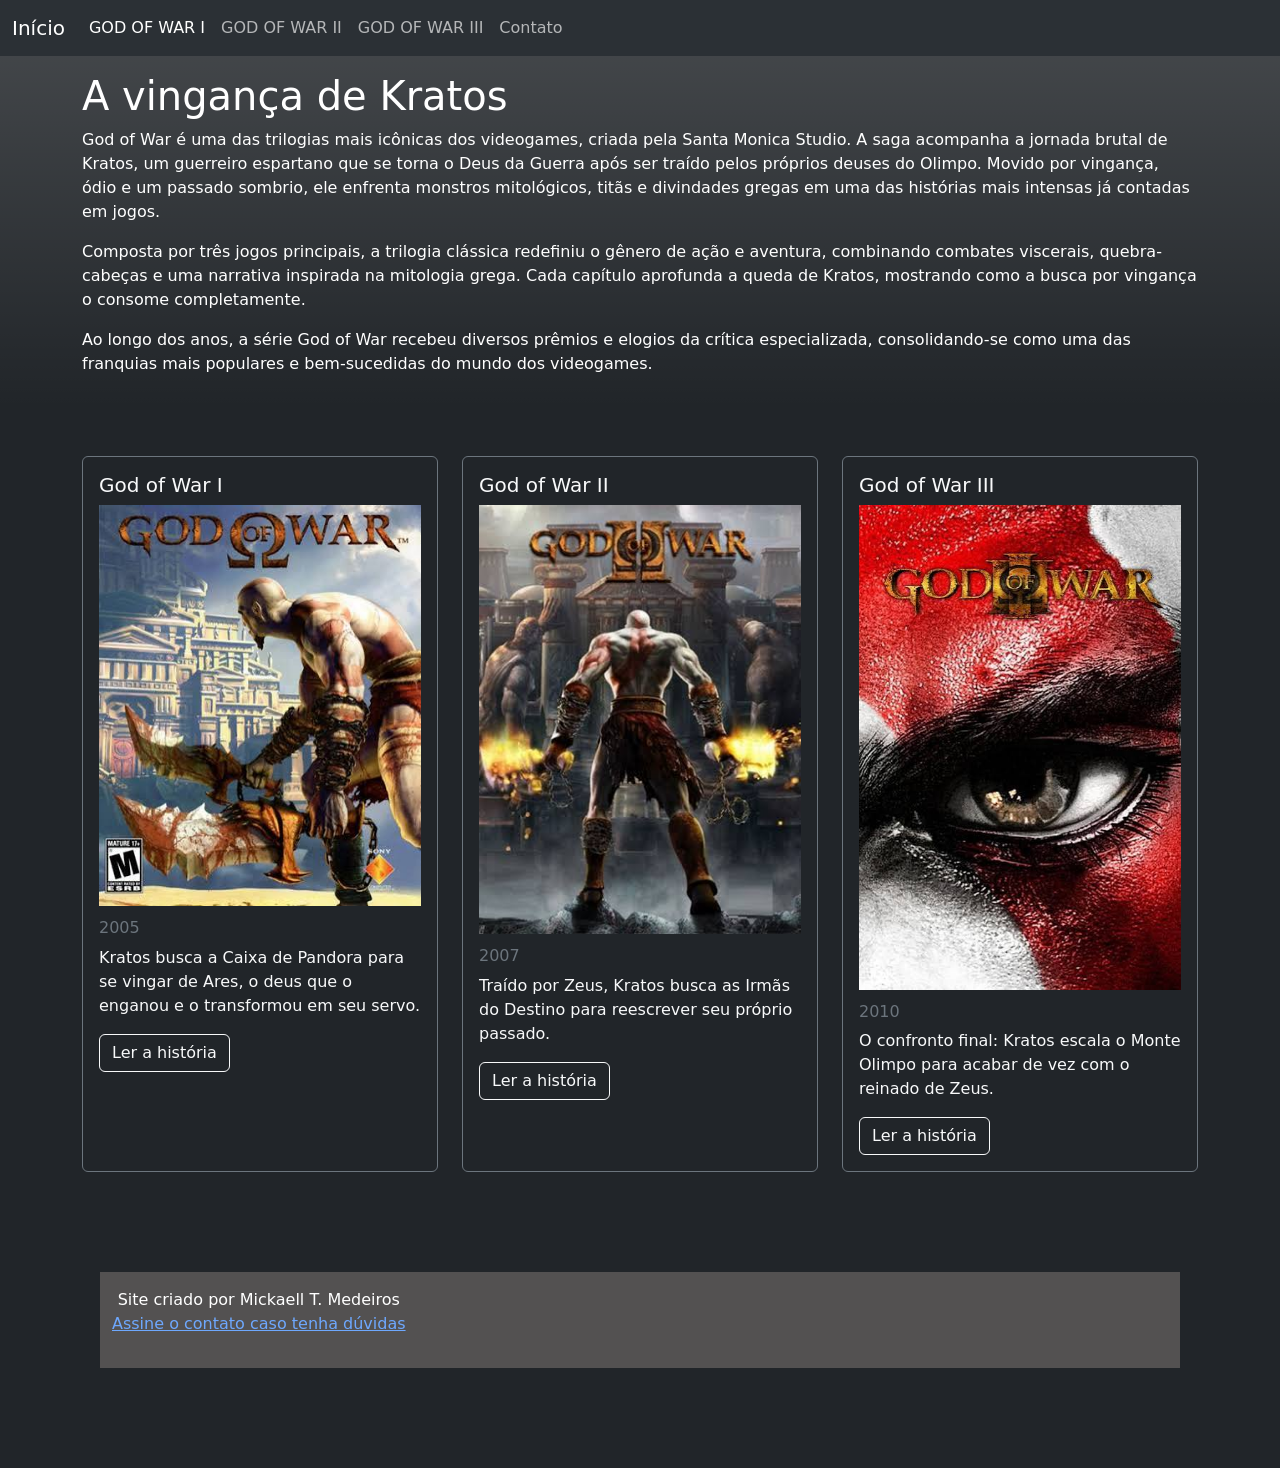
<file: index.html>
<!doctype html>
<html lang="en" data-bs-theme="dark">
  <head>
    <meta charset="UTF-8" />
    <meta name="viewport" content="width=device-width, initial-scale=1.0" />
    <title>INICIO</title>
    <link
      href="https://cdn.jsdelivr.net/npm/bootstrap@5.3.3/dist/css/bootstrap.min.css"
      rel="stylesheet"
    />
    <link rel="stylesheet" href="CSS/style.css" />
  </head>

  <body>
    <header class="menu">
      <nav class="navbar navbar-expand-lg bg-body-tertiary">
        <div class="container-fluid">
          <a class="navbar-brand" href="index.html">Início</a>
          <button
            class="navbar-toggler"
            type="button"
            data-bs-toggle="collapse"
            data-bs-target="#navbarText"
            aria-controls="navbarText"
            aria-expanded="false"
            aria-label="Toggle navigation"
          >
            <span class="navbar-toggler-icon"></span>
          </button>
          <div class="collapse navbar-collapse" id="navbarText">
            <ul class="navbar-nav me-auto mb-2 mb-lg-0">
              <li class="nav-item">
                <a class="nav-link active" aria-current="page" href="god-1.html"
                  >GOD OF WAR I</a
                >
              </li>
              <li class="nav-item">
                <a class="nav-link" href="god-2.html">GOD OF WAR II</a>
              </li>
              <li class="nav-item">
                <a class="nav-link" href="god-3.html">GOD OF WAR III</a>
              </li>
              <li class="nav-item">
                <a class="nav-link" href="contato.html">Contato</a>
              </li>
            </ul>
          </div>
        </div>
      </nav>
    </header>
    <main>
      <div class="p-3 mb-2 bg-dark bg-gradient text-body">
        <div class="container" class="pin">
          <h1 class="color">A vingança de Kratos</h1>
          <p class="color">
            God of War é uma das trilogias mais icônicas dos videogames, criada
            pela Santa Monica Studio. A saga acompanha a jornada brutal de
            Kratos, um guerreiro espartano que se torna o Deus da Guerra após
            ser traído pelos próprios deuses do Olimpo. Movido por vingança,
            ódio e um passado sombrio, ele enfrenta monstros mitológicos, titãs
            e divindades gregas em uma das histórias mais intensas já contadas
            em jogos.
          </p>
          <p class="color">
            Composta por três jogos principais, a trilogia clássica redefiniu o
            gênero de ação e aventura, combinando combates viscerais,
            quebra-cabeças e uma narrativa inspirada na mitologia grega. Cada
            capítulo aprofunda a queda de Kratos, mostrando como a busca por
            vingança o consome completamente.
          </p>
          <p class="color">
            Ao longo dos anos, a série God of War recebeu diversos prêmios e
            elogios da crítica especializada, consolidando-se como uma das
            franquias mais populares e bem-sucedidas do mundo dos videogames.
          </p>
        </div>
      </div>
    </main>
    <div class="container my-5">
  <div class="row g-4">
    <div class="col-md-4">
      <div class="card bg-dark text-light h-100 border-secondary">
        <div class="card-body">
          <h5 class="card-title">God of War I</h5>
          <img src="img/god1.jpg" alt="Imagem do jogo God of War" class="img-fluid mb-3" />
          <h6 class="card-subtitle mb-2 text-secondary">2005</h6>
          <p class="card-text">
            Kratos busca a Caixa de Pandora para se vingar de Ares,
            o deus que o enganou e o transformou em seu servo.
          </p>
          <a href="god-1.html" class="btn btn-outline-light">Ler a história</a>
        </div>
      </div>
    </div>
    <div class="col-md-4">
      <div class="card bg-dark text-light h-100 border-secondary">
        <div class="card-body">
          <h5 class="card-title">God of War II</h5>
          <img src="img/god2.jpg" alt="Imagem do jogo God of War" class="img-fluid mb-3" />
          <h6 class="card-subtitle mb-2 text-secondary">2007</h6>
          <p class="card-text">
            Traído por Zeus, Kratos busca as Irmãs do Destino
            para reescrever seu próprio passado.
          </p>
          <a href="god-2.html" class="btn btn-outline-light">Ler a história</a>
        </div>
      </div>
    </div>
    <div class="col-md-4">
      <div class="card bg-dark text-light h-100 border-secondary">
        <div class="card-body">
          <h5 class="card-title">God of War III</h5>
          <img src="img/god3.jpg" alt="Imagem do jogo God of War" class="img-fluid mb-3" />
          <h6 class="card-subtitle mb-2 text-secondary">2010</h6>
          <p class="card-text">
            O confronto final: Kratos escala o Monte Olimpo
            para acabar de vez com o reinado de Zeus.
          </p>
          <a href="god-3.html" class="btn btn-outline-light">Ler a história</a>
        </div>
      </div>
    </div>
  </div>
</div>
    <footer>
      <div class="container d-flex flex-wrap justify-content-between gap-2">
        <p>
          Site criado por Mickaell T. Medeiros <br />
          <a href="contato.html">Assine o contato caso tenha dúvidas</a>
        </p>
      </div>
    </footer>
    <script
      src="https://cdn.jsdelivr.net/npm/bootstrap@5.3.8/dist/js/bootstrap.bundle.min.js"
      integrity="sha384-FKyoEForCGlyvwx9Hj09JcYn3nv7wiPVlz7YYwJrWVcXK/BmnVDxM+D2scQbITxI"
      crossorigin="anonymous"
    ></script>
  </body>
</html>
</file>
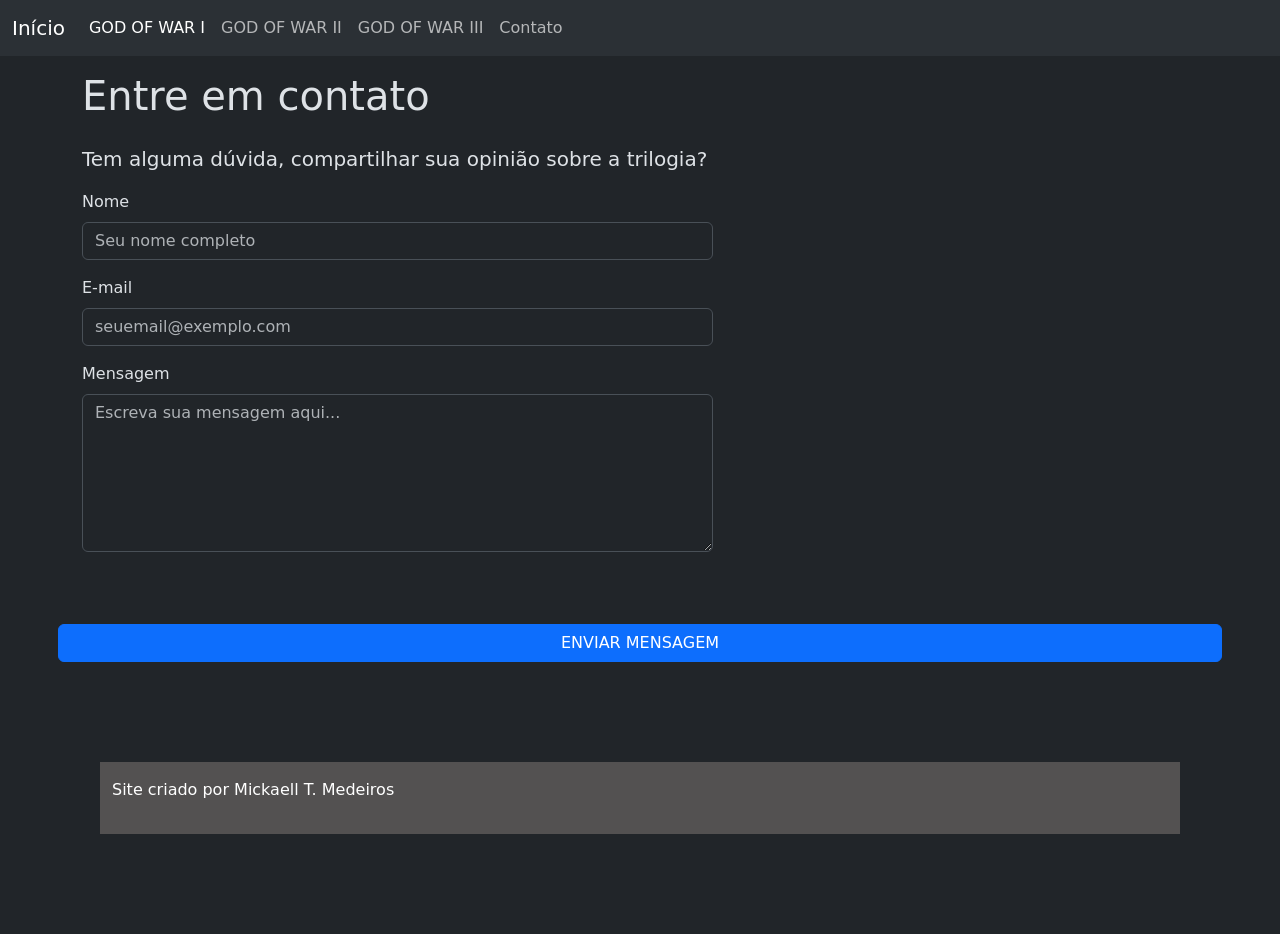
<file: contato.html>
<!doctype html>
<html lang="pt-BR" data-bs-theme="dark">
  <head>
    <meta charset="UTF-8" />
    <meta name="viewport" content="width=device-width, initial-scale=1.0" />
    <title>Contato</title>
    <link
      href="https://cdnjs.cloudflare.com/ajax/libs/bootstrap/5.3.3/css/bootstrap.min.css"
      rel="stylesheet"
    />
    <link rel="stylesheet" href="CSS/style.css" />
  </head>
  <body>
    <nav class="navbar navbar-expand-lg bg-body-tertiary">
      <div class="container-fluid">
        <a class="navbar-brand" href="index.html">Início</a>
        <button
          class="navbar-toggler"
          type="button"
          data-bs-toggle="collapse"
          data-bs-target="#navbarText"
          aria-controls="navbarText"
          aria-expanded="false"
          aria-label="Toggle navigation"
        >
          <span class="navbar-toggler-icon"></span>
        </button>
        <div class="collapse navbar-collapse" id="navbarText">
          <ul class="navbar-nav me-auto mb-2 mb-lg-0">
            <li class="nav-item">
              <a class="nav-link active" aria-current="page" href="god-1.html"
                >GOD OF WAR I</a
              >
            </li>
            <li class="nav-item">
              <a class="nav-link" href="god-2.html">GOD OF WAR II</a>
            </li>
            <li class="nav-item">
              <a class="nav-link" href="god-3.html">GOD OF WAR III</a>
            </li>
            <li class="nav-item">
              <a class="nav-link" href="contato.html">Contato</a>
            </li>
          </ul>
        </div>
      </div>
    </nav>

    <header class="hero hero-index" class="menu">
      <div class="container">
        <div class="hero-label mb-3"></div>
        <h1 class="mb-4">Entre em contato</h1>
        <p class="lead">
          Tem alguma dúvida, compartilhar sua opinião sobre a
          trilogia?
        </p>
      </div>
    </header>

    <section class="section">
      <div class="container">
        <div class="row g-5">
          <div class="col-lg-7">
            <form>
              <div class="mb-3">
                <label for="nome" class="form-label">Nome</label>
                <input
                  type="text"
                  class="form-control"
                  id="nome"
                  placeholder="Seu nome completo"
                  required
                />
              </div>

              <div class="mb-3">
                <label for="email" class="form-label">E-mail</label>
                <input
                  type="email"
                  class="form-control"
                  id="email"
                  placeholder="seuemail@exemplo.com"
                  required
                />
              </div>
              <div class="mb-4">
                <label for="mensagem" class="form-label">Mensagem</label>
                <textarea
                  class="form-control"
                  id="mensagem"
                  rows="6"
                  placeholder="Escreva sua mensagem aqui..."
                  required
                ></textarea>
              </div>
            </form>
          </div>
          
          <input class="btn btn-primary" type="submit" value="ENVIAR MENSAGEM">
    </section>

    <footer>
      <div class="container d-flex flex-wrap justify-content-between gap-2">
        <p>Site criado por Mickaell T. Medeiros </p>
      </div>
    </footer>

    <script src='JS/script.js'></script>
    <script src="https://cdnjs.cloudflare.com/ajax/libs/bootstrap/5.3.3/js/bootstrap.bundle.min.js"></script>
  </body>
</html>
</file>
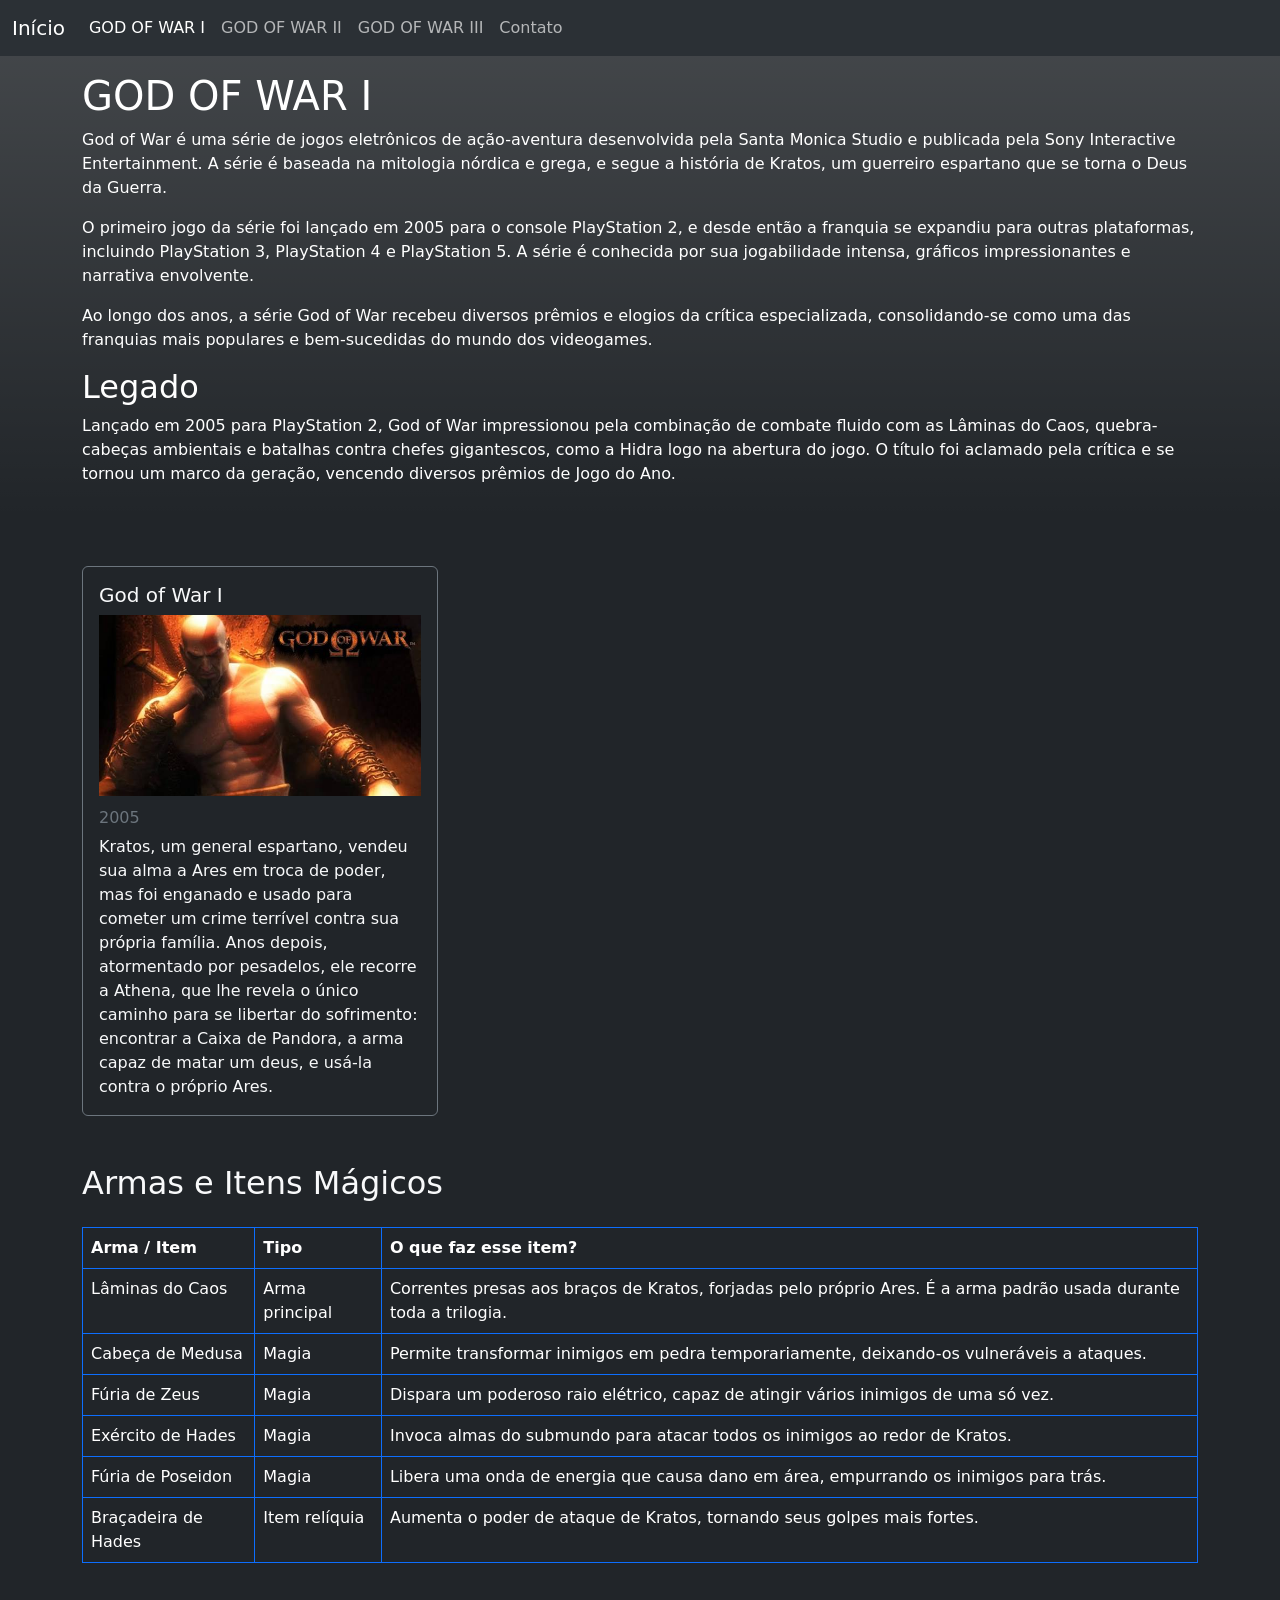
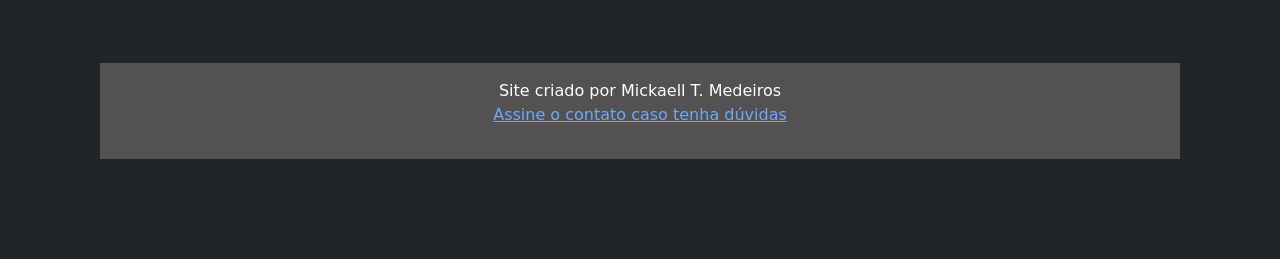
<file: god-1.html>
<!doctype html>
<html lang="en" data-bs-theme="dark">
  <head>
    <meta charset="UTF-8" />
    <meta name="viewport" content="width=device-width, initial-scale=1.0" />
    <title>GOD OF WAR</title>
    <link
      href="https://cdn.jsdelivr.net/npm/bootstrap@5.3.3/dist/css/bootstrap.min.css"
      rel="stylesheet"
    />
    <link rel="stylesheet" href="CSS/style.css" />
  </head>
  <body>
    <header class="menu">
      <nav class="navbar navbar-expand-lg bg-body-tertiary">
        <div class="container-fluid">
          <a class="navbar-brand" href="index.html">Início</a>
          <button
            class="navbar-toggler"
            type="button"
            data-bs-toggle="collapse"
            data-bs-target="#navbarText"
            aria-controls="navbarText"
            aria-expanded="false"
            aria-label="Toggle navigation"
          >
            <span class="navbar-toggler-icon"></span>
          </button>
          <div class="collapse navbar-collapse" id="navbarText">
            <ul class="navbar-nav me-auto mb-2 mb-lg-0">
              <li class="nav-item">
                <a class="nav-link active" aria-current="page" href="god-1.html"
                  >GOD OF WAR I</a
                >
              </li>
              <li class="nav-item">
                <a class="nav-link" href="god-2.html">GOD OF WAR II</a>
              </li>
              <li class="nav-item">
                <a class="nav-link" href="god-3.html">GOD OF WAR III</a>
              </li>
              <li class="nav-item">
                <a class="nav-link" href="contato.html">Contato</a>
              </li>
            </ul>
          </div>
        </div>
      </nav>
    </header>
    <main>
      <div class="p-3 mb-2 bg-dark bg-gradient text-body">
        <div class="container" class="pin">
          <h1 class="color">GOD OF WAR I</h1>
          <p class="color">
            God of War é uma série de jogos eletrônicos de ação-aventura
            desenvolvida pela Santa Monica Studio e publicada pela Sony
            Interactive Entertainment. A série é baseada na mitologia nórdica e
            grega, e segue a história de Kratos, um guerreiro espartano que se
            torna o Deus da Guerra.
          </p>
          <p class="color">
            O primeiro jogo da série foi lançado em 2005 para o console
            PlayStation 2, e desde então a franquia se expandiu para outras
            plataformas, incluindo PlayStation 3, PlayStation 4 e PlayStation 5.
            A série é conhecida por sua jogabilidade intensa, gráficos
            impressionantes e narrativa envolvente.
          </p>
          <p class="color">
            Ao longo dos anos, a série God of War recebeu diversos prêmios e
            elogios da crítica especializada, consolidando-se como uma das
            franquias mais populares e bem-sucedidas do mundo dos videogames.
          </p>
          <h2 class="color">Legado</h2>
          <p class="color">
            Lançado em 2005 para PlayStation 2, God of War impressionou pela
            combinação de combate fluido com as Lâminas do Caos, quebra-cabeças
            ambientais e batalhas contra chefes gigantescos, como a Hidra logo
            na abertura do jogo. O título foi aclamado pela crítica e se tornou
            um marco da geração, vencendo diversos prêmios de Jogo do Ano.
          </p>
        </div>
      </div>
      <div class="container my-5" class="t">
        <div class="row g-4">
          <div class="col-md-4">
            <div class="card bg-dark text-light h-100 border-secondary">
              <div class="card-body">
                <h5 class="card-title">God of War I</h5>
                <img
                  src="img/god1(2).jpg"
                  alt="Imagem do jogo God of War"
                  class="img-fluid mb-3"
                />
                <h6 class="card-subtitle mb-2 text-secondary">2005</h6>
                <p class="card-text">
                  Kratos, um general espartano, vendeu sua alma a Ares em troca
                  de poder, mas foi enganado e usado para cometer um crime
                  terrível contra sua própria família. Anos depois, atormentado
                  por pesadelos, ele recorre a Athena, que lhe revela o único
                  caminho para se libertar do sofrimento: encontrar a Caixa de
                  Pandora, a arma capaz de matar um deus, e usá-la contra o
                  próprio Ares.
                </p>
              </div>
            </div>
          </div>
        </div>
      </div>
      <div class="container my-5" class="t">
        <h2 class="text-light mb-4">Armas e Itens Mágicos</h2>
        <table
           class="table table-bordered border-primary"
        >
          <thead>
            <tr>
              <th>Arma / Item</th>
              <th>Tipo</th>
              <th>O que faz esse item?</th>
            </tr>
          </thead>
          <tbody>
            <tr>
              <td>Lâminas do Caos</td>
              <td>Arma principal</td>
              <td>
                Correntes presas aos braços de Kratos, forjadas pelo próprio
                Ares. É a arma padrão usada durante toda a trilogia.
              </td>
            </tr>
            <tr>
              <td>Cabeça de Medusa</td>
              <td>Magia</td>
              <td>
                Permite transformar inimigos em pedra temporariamente,
                deixando-os vulneráveis a ataques.
              </td>
            </tr>
            <tr>
              <td>Fúria de Zeus</td>
              <td>Magia</td>
              <td>
                Dispara um poderoso raio elétrico, capaz de atingir vários
                inimigos de uma só vez.
              </td>
            </tr>
            <tr>
              <td>Exército de Hades</td>
              <td>Magia</td>
              <td>
                Invoca almas do submundo para atacar todos os inimigos ao redor
                de Kratos.
              </td>
            </tr>
            <tr>
              <td>Fúria de Poseidon</td>
              <td>Magia</td>
              <td>
                Libera uma onda de energia que causa dano em área, empurrando os
                inimigos para trás.
              </td>
            </tr>
            <tr>
              <td>Braçadeira de Hades</td>
              <td>Item relíquia</td>
              <td>
                Aumenta o poder de ataque de Kratos, tornando seus golpes mais
                fortes.
              </td>
            </tr>
          </tbody>
        </table>
      </div>
    </main>
      <footer>
       <div class="container d-flex flex-wrap justify-content-between gap-2"></div>
        <p>
          Site criado por Mickaell T. Medeiros <br />
          <a href="contato.html">Assine o contato caso tenha dúvidas</a>
        </p>
       </div>
      </footer>
    </div>
    <script
      src="https://cdn.jsdelivr.net/npm/bootstrap@5.3.8/dist/js/bootstrap.bundle.min.js"
      integrity="sha384-FKyoEForCGlyvwx9Hj09JcYn3nv7wiPVlz7YYwJrWVcXK/BmnVDxM+D2scQbITxI"
      crossorigin="anonymous"
    ></script>
  </body>
</html>
</file>
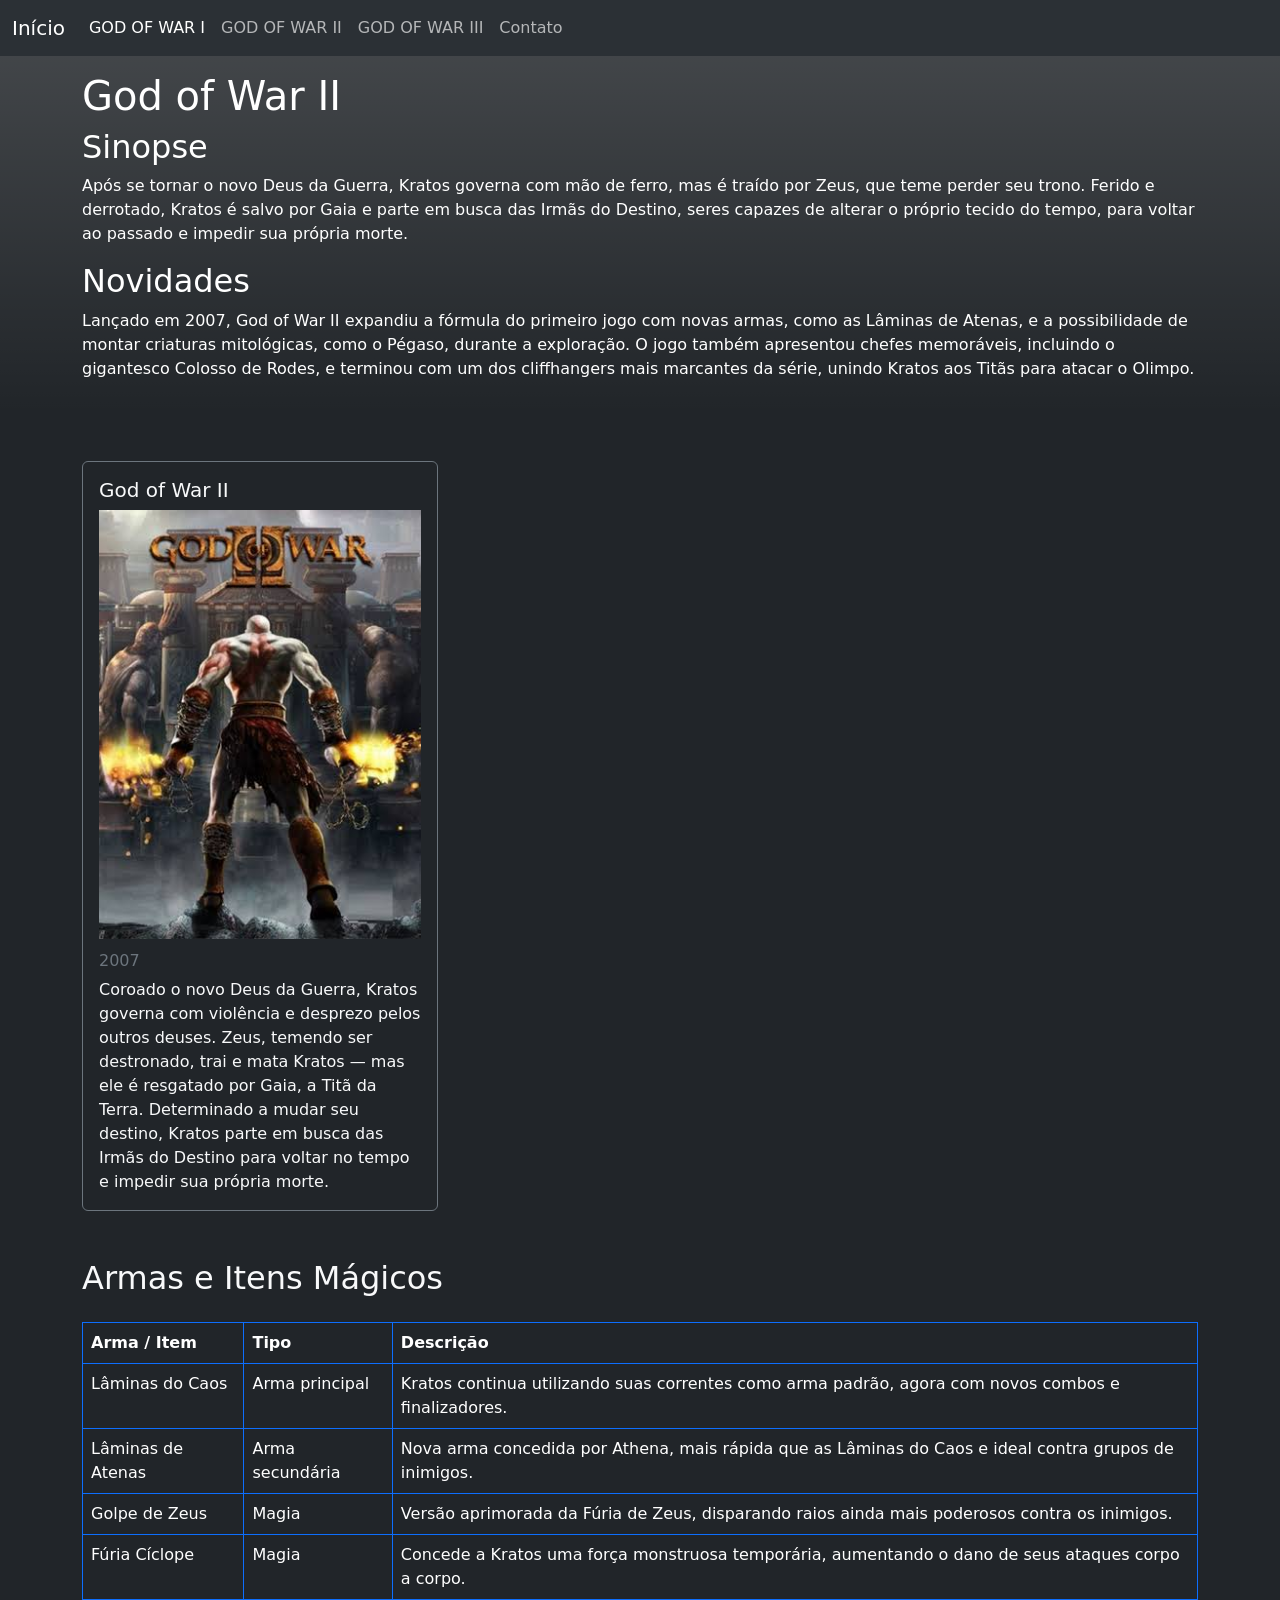
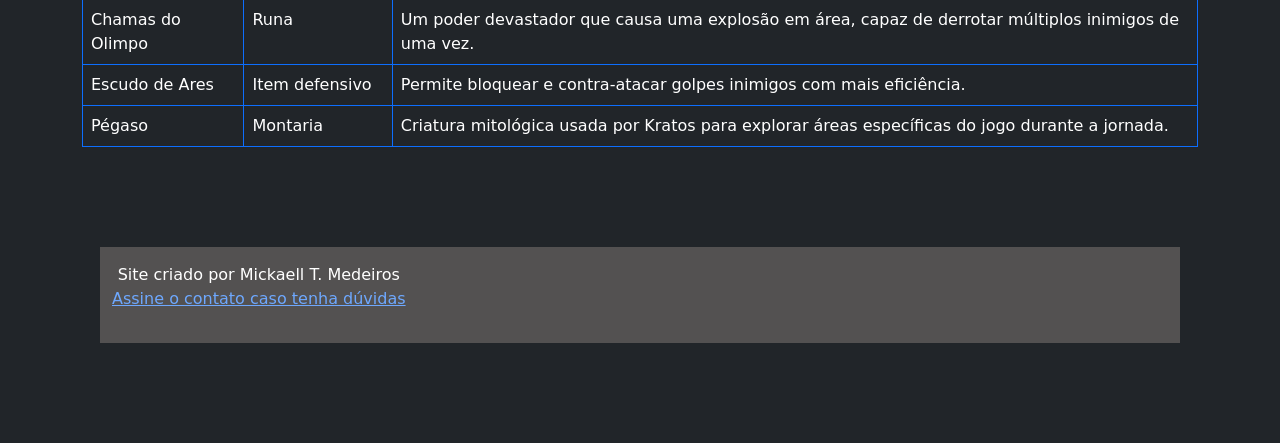
<file: god-2.html>
<!doctype html>
<html lang="en" data-bs-theme="dark">
  <head>
    <meta charset="UTF-8" />
    <meta name="viewport" content="width=device-width, initial-scale=1.0" />
    <title>GOD OF WAR II</title>
    <link
      href="https://cdn.jsdelivr.net/npm/bootstrap@5.3.3/dist/css/bootstrap.min.css"
      rel="stylesheet"
    />
    <link rel="stylesheet" href="CSS/style.css" />
  </head>
  <body>
    <header class="menu">
      <nav class="navbar navbar-expand-lg bg-body-tertiary">
        <div class="container-fluid">
          <a class="navbar-brand" href="index.html">Início</a>
          <button
            class="navbar-toggler"
            type="button"
            data-bs-toggle="collapse"
            data-bs-target="#navbarText"
            aria-controls="navbarText"
            aria-expanded="false"
            aria-label="Toggle navigation"
          >
            <span class="navbar-toggler-icon"></span>
          </button>
          <div class="collapse navbar-collapse" id="navbarText">
            <ul class="navbar-nav me-auto mb-2 mb-lg-0">
              <li class="nav-item">
                <a class="nav-link active" aria-current="page" href="god-1.html"
                  >GOD OF WAR I</a
                >
              </li>
              <li class="nav-item">
                <a class="nav-link" href="god-2.html">GOD OF WAR II</a>
              </li>
              <li class="nav-item">
                <a class="nav-link" href="god-3.html">GOD OF WAR III</a>
              </li>
              <li class="nav-item">
                <a class="nav-link" href="contato.html">Contato</a>
              </li>
            </ul>
          </div>
        </div>
      </nav>
    </header>
    <main>
      <div class="p-3 mb-2 bg-dark bg-gradient text-body">
        <div class="container" class="pin">
          <h1 class="color">God of War II</h1>
          <h2 class="color">Sinopse</h2>
          <p class="color">
            Após se tornar o novo Deus da Guerra, Kratos governa com mão de
            ferro, mas é traído por Zeus, que teme perder seu trono. Ferido e
            derrotado, Kratos é salvo por Gaia e parte em busca das Irmãs do
            Destino, seres capazes de alterar o próprio tecido do tempo, para
            voltar ao passado e impedir sua própria morte.
          </p>
          <h2 class="color">Novidades</h2>
          <p class="color">
            Lançado em 2007, God of War II expandiu a fórmula do primeiro jogo
            com novas armas, como as Lâminas de Atenas, e a possibilidade de
            montar criaturas mitológicas, como o Pégaso, durante a exploração. O
            jogo também apresentou chefes memoráveis, incluindo o gigantesco
            Colosso de Rodes, e terminou com um dos cliffhangers mais marcantes
            da série, unindo Kratos aos Titãs para atacar o Olimpo.
          </p>
        </div>
      </div>

      <div class="container my-5">
        <div class="row g-4">
          <div class="col-md-4">
            <div class="card bg-dark text-light h-100 border-secondary">
              <div class="card-body">
                <h5 class="card-title">God of War II</h5>
                <img
                  src="img/god2.jpg"
                  alt="Imagem do jogo God of War"
                  class="img-fluid mb-3"
                />
                <h6 class="card-subtitle mb-2 text-secondary">2007</h6>
                <p class="card-text">
                  Coroado o novo Deus da Guerra, Kratos governa com violência e
                  desprezo pelos outros deuses. Zeus, temendo ser destronado,
                  trai e mata Kratos — mas ele é resgatado por Gaia, a Titã da
                  Terra. Determinado a mudar seu destino, Kratos parte em busca
                  das Irmãs do Destino para voltar no tempo e impedir sua
                  própria morte.
                </p>
              </div>
            </div>
          </div>
        </div>
      </div>
      <div class="container my-5" class="t">
        <h2 class="text-light mb-4">Armas e Itens Mágicos</h2>
        <table
           class="table table-bordered border-primary"
        >
          <thead>
            <tr>
              <th>Arma / Item</th>
              <th>Tipo</th>
              <th>Descrição</th>
            </tr>
          </thead>
          <tbody>
            <tr>
              <td>Lâminas do Caos</td>
              <td>Arma principal</td>
              <td>
                Kratos continua utilizando suas correntes como arma padrão,
                agora com novos combos e finalizadores.
              </td>
            </tr>
            <tr>
              <td>Lâminas de Atenas</td>
              <td>Arma secundária</td>
              <td>
                Nova arma concedida por Athena, mais rápida que as Lâminas do
                Caos e ideal contra grupos de inimigos.
              </td>
            </tr>
            <tr>
              <td>Golpe de Zeus</td>
              <td>Magia</td>
              <td>
                Versão aprimorada da Fúria de Zeus, disparando raios ainda mais
                poderosos contra os inimigos.
              </td>
            </tr>
            <tr>
              <td>Fúria Cíclope</td>
              <td>Magia</td>
              <td>
                Concede a Kratos uma força monstruosa temporária, aumentando o
                dano de seus ataques corpo a corpo.
              </td>
            </tr>
            <tr>
              <td>Chamas do Olimpo</td>
              <td>Runa</td>
              <td>
                Um poder devastador que causa uma explosão em área, capaz de
                derrotar múltiplos inimigos de uma vez.
              </td>
            </tr>
            <tr>
              <td>Escudo de Ares</td>
              <td>Item defensivo</td>
              <td>
                Permite bloquear e contra-atacar golpes inimigos com mais
                eficiência.
              </td>
            </tr>
            <tr>
              <td>Pégaso</td>
              <td>Montaria</td>
              <td>
                Criatura mitológica usada por Kratos para explorar áreas
                específicas do jogo durante a jornada.
              </td>
            </tr>
          </tbody>
        </table>
      </div>
    </main>
    <footer>
      <div class="container d-flex flex-wrap justify-content-between gap-2">
        <p>
          Site criado por Mickaell T. Medeiros <br />
          <a href="contato.html">Assine o contato caso tenha dúvidas</a>
        </p>
      </div>
    </footer>
    <script
      src="https://cdn.jsdelivr.net/npm/bootstrap@5.3.8/dist/js/bootstrap.bundle.min.js"
      integrity="sha384-FKyoEForCGlyvwx9Hj09JcYn3nv7wiPVlz7YYwJrWVcXK/BmnVDxM+D2scQbITxI"
      crossorigin="anonymous"
    ></script>
  </body>
</html>
</file>
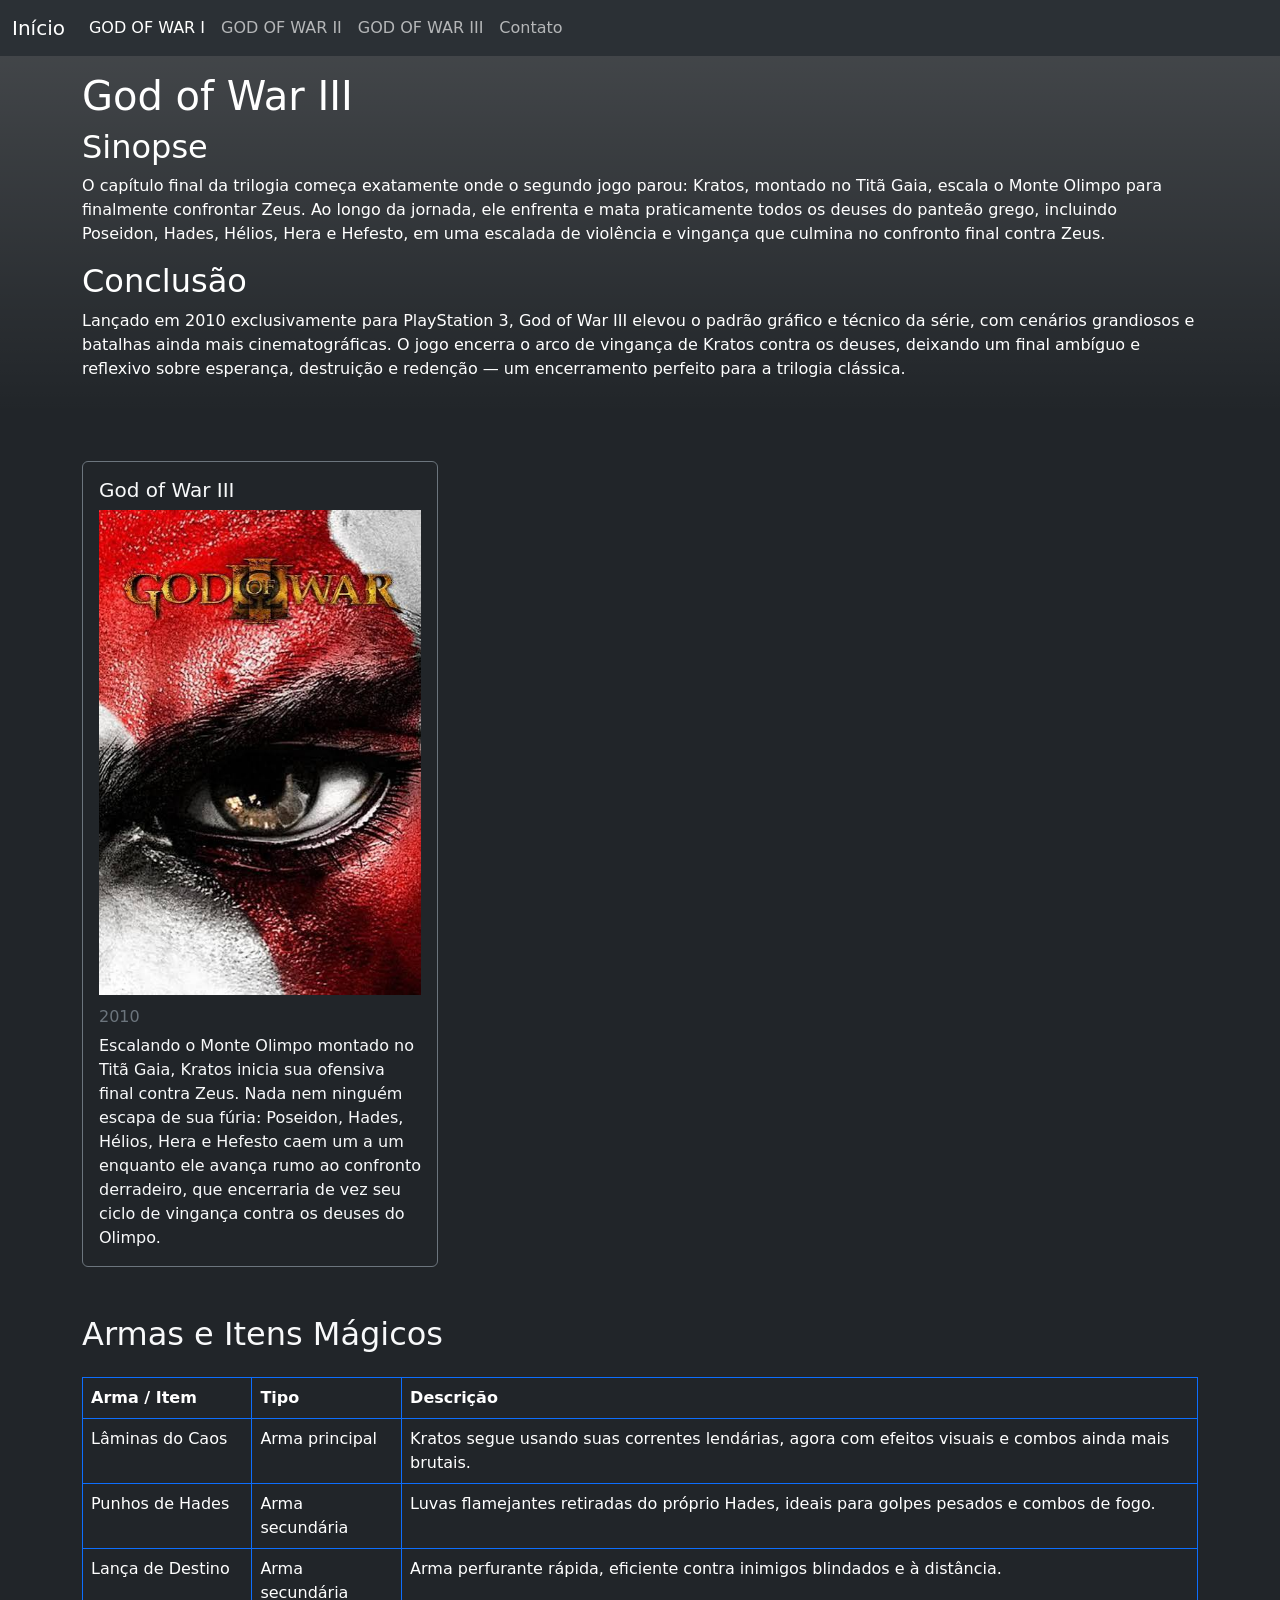
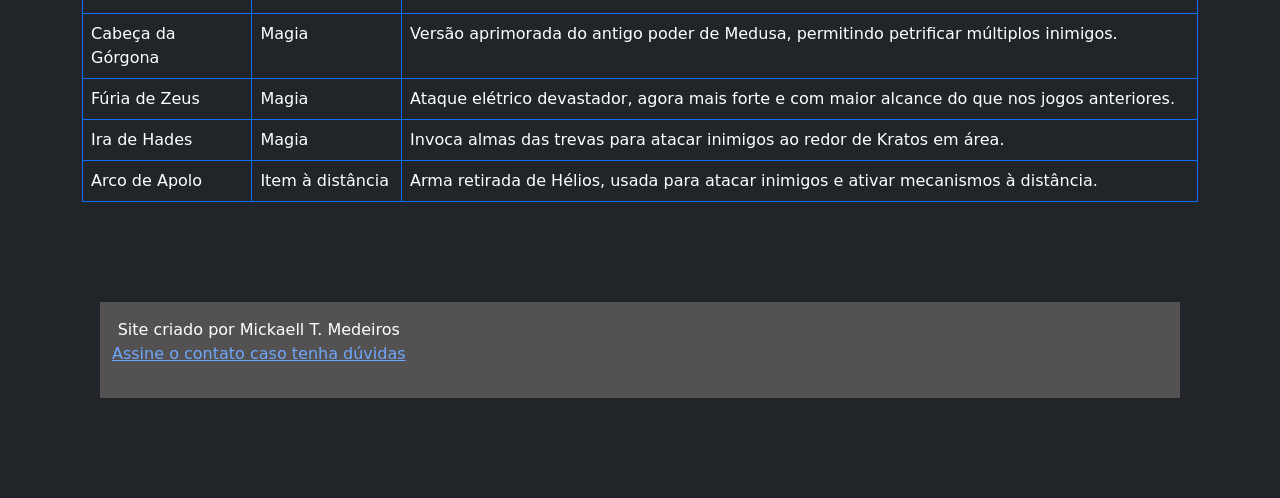
<file: god-3.html>
<!doctype html>
<html lang="en" data-bs-theme="dark">
  <head>
    <meta charset="UTF-8" />
    <meta name="viewport" content="width=device-width, initial-scale=1.0" />
    <title>GOD OF WAR III</title>
    <link
      href="https://cdn.jsdelivr.net/npm/bootstrap@5.3.3/dist/css/bootstrap.min.css"
      rel="stylesheet"
    />
    <link rel="stylesheet" href="CSS/style.css" />
  </head>
  <body>
    <header class="menu">
      <nav class="navbar navbar-expand-lg bg-body-tertiary">
        <div class="container-fluid">
          <a class="navbar-brand" href="index.html">Início</a>
          <button
            class="navbar-toggler"
            type="button"
            data-bs-toggle="collapse"
            data-bs-target="#navbarText"
            aria-controls="navbarText"
            aria-expanded="false"
            aria-label="Toggle navigation"
          >
            <span class="navbar-toggler-icon"></span>
          </button>
          <div class="collapse navbar-collapse" id="navbarText">
            <ul class="navbar-nav me-auto mb-2 mb-lg-0">
              <li class="nav-item">
                <a class="nav-link active" aria-current="page" href="god-1.html"
                  >GOD OF WAR I</a
                >
              </li>
              <li class="nav-item">
                <a class="nav-link" href="god-2.html">GOD OF WAR II</a>
              </li>
              <li class="nav-item">
                <a class="nav-link" href="god-3.html">GOD OF WAR III</a>
              </li>
              <li class="nav-item">
                <a class="nav-link" href="contato.html">Contato</a>
              </li>
            </ul>
          </div>
        </div>
      </nav>
    </header>
    <main>
      <div class="p-3 mb-2 bg-dark bg-gradient text-body">
        <div class="container" class="pin" class="color">
          <h1 class="color">God of War III</h1>
          <h2 class="color">Sinopse</h2>
          <p class="color">
            O capítulo final da trilogia começa exatamente onde o segundo jogo
            parou: Kratos, montado no Titã Gaia, escala o Monte Olimpo para
            finalmente confrontar Zeus. Ao longo da jornada, ele enfrenta e mata
            praticamente todos os deuses do panteão grego, incluindo Poseidon,
            Hades, Hélios, Hera e Hefesto, em uma escalada de violência e
            vingança que culmina no confronto final contra Zeus.
          </p>
          <h2 class="color">Conclusão</h2>
          <p class="color">
            Lançado em 2010 exclusivamente para PlayStation 3, God of War III
            elevou o padrão gráfico e técnico da série, com cenários grandiosos
            e batalhas ainda mais cinematográficas. O jogo encerra o arco de
            vingança de Kratos contra os deuses, deixando um final ambíguo e
            reflexivo sobre esperança, destruição e redenção — um encerramento
            perfeito para a trilogia clássica.
          </p>
        </div>
      </div>

      <div class="container my-5">
        <div class="row g-4">
          <div class="col-md-4">
            <div class="card bg-dark text-light h-100 border-secondary">
              <div class="card-body">
                <h5 class="card-title">God of War III</h5>
                <img
                  src="img/god3.jpg"
                  alt="Imagem do jogo God of War"
                  class="img-fluid mb-3"
                />
                <h6 class="card-subtitle mb-2 text-secondary">2010</h6>
                <p class="card-text">
                  Escalando o Monte Olimpo montado no Titã Gaia, Kratos inicia
                  sua ofensiva final contra Zeus. Nada nem ninguém escapa de sua
                  fúria: Poseidon, Hades, Hélios, Hera e Hefesto caem um a um
                  enquanto ele avança rumo ao confronto derradeiro, que
                  encerraria de vez seu ciclo de vingança contra os deuses do
                  Olimpo.
                </p>
              </div>
            </div>
          </div>
        </div>
      </div>
      <div class="container my-5" class="t">
        <h2 class="text-light mb-4">Armas e Itens Mágicos</h2>
        <table
          class="table table-bordered border-primary"
        >
          <thead>
            <tr>
              <th>Arma / Item</th>
              <th>Tipo</th>
              <th>Descrição</th>
            </tr>
          </thead>
          <tbody>
            <tr>
              <td>Lâminas do Caos</td>
              <td>Arma principal</td>
              <td>
                Kratos segue usando suas correntes lendárias, agora com efeitos
                visuais e combos ainda mais brutais.
              </td>
            </tr>
            <tr>
              <td>Punhos de Hades</td>
              <td>Arma secundária</td>
              <td>
                Luvas flamejantes retiradas do próprio Hades, ideais para golpes
                pesados e combos de fogo.
              </td>
            </tr>
            <tr>
              <td>Lança de Destino</td>
              <td>Arma secundária</td>
              <td>
                Arma perfurante rápida, eficiente contra inimigos blindados e à
                distância.
              </td>
            </tr>
            <tr>
              <td>Cabeça da Górgona</td>
              <td>Magia</td>
              <td>
                Versão aprimorada do antigo poder de Medusa, permitindo
                petrificar múltiplos inimigos.
              </td>
            </tr>
            <tr>
              <td>Fúria de Zeus</td>
              <td>Magia</td>
              <td>
                Ataque elétrico devastador, agora mais forte e com maior alcance
                do que nos jogos anteriores.
              </td>
            </tr>
            <tr>
              <td>Ira de Hades</td>
              <td>Magia</td>
              <td>
                Invoca almas das trevas para atacar inimigos ao redor de Kratos
                em área.
              </td>
            </tr>
            <tr>
              <td>Arco de Apolo</td>
              <td>Item à distância</td>
              <td>
                Arma retirada de Hélios, usada para atacar inimigos e ativar
                mecanismos à distância.
              </td>
            </tr>
          </tbody>
        </table>
      </div>
    </main>
    <footer>
      <div class="container d-flex flex-wrap justify-content-between gap-2">
        <p>
          Site criado por Mickaell T. Medeiros <br />
          <a href="contato.html">Assine o contato caso tenha dúvidas</a>
        </p>
      </div>
    </footer>
    <script
      src="https://cdn.jsdelivr.net/npm/bootstrap@5.3.8/dist/js/bootstrap.bundle.min.js"
      integrity="sha384-FKyoEForCGlyvwx9Hj09JcYn3nv7wiPVlz7YYwJrWVcXK/BmnVDxM+D2scQbITxI"
      crossorigin="anonymous"
    ></script>
  </body>
</html>
</file>
<file: CSS/style.css>
.color{color: white;}
.colorb{color: black;}
.btn-gow-send{
  width: auto;
  padding: 0.65rem 2.5rem;
  display: inline-block;
}
footer{
  background-color: #535151;
  color: #fff;
  padding: 1rem 0;
  text-align: center;
  margin: 100px;
  
}
img{
  display: block;
  margin: 0 auto;
  max-width: 100%;
  text-align: center;
  height: auto;
}
.t{
  text-align: center;
}
.menu{
    position: sticky;
    top: 0;
    z-index: 999;
}
</file>
